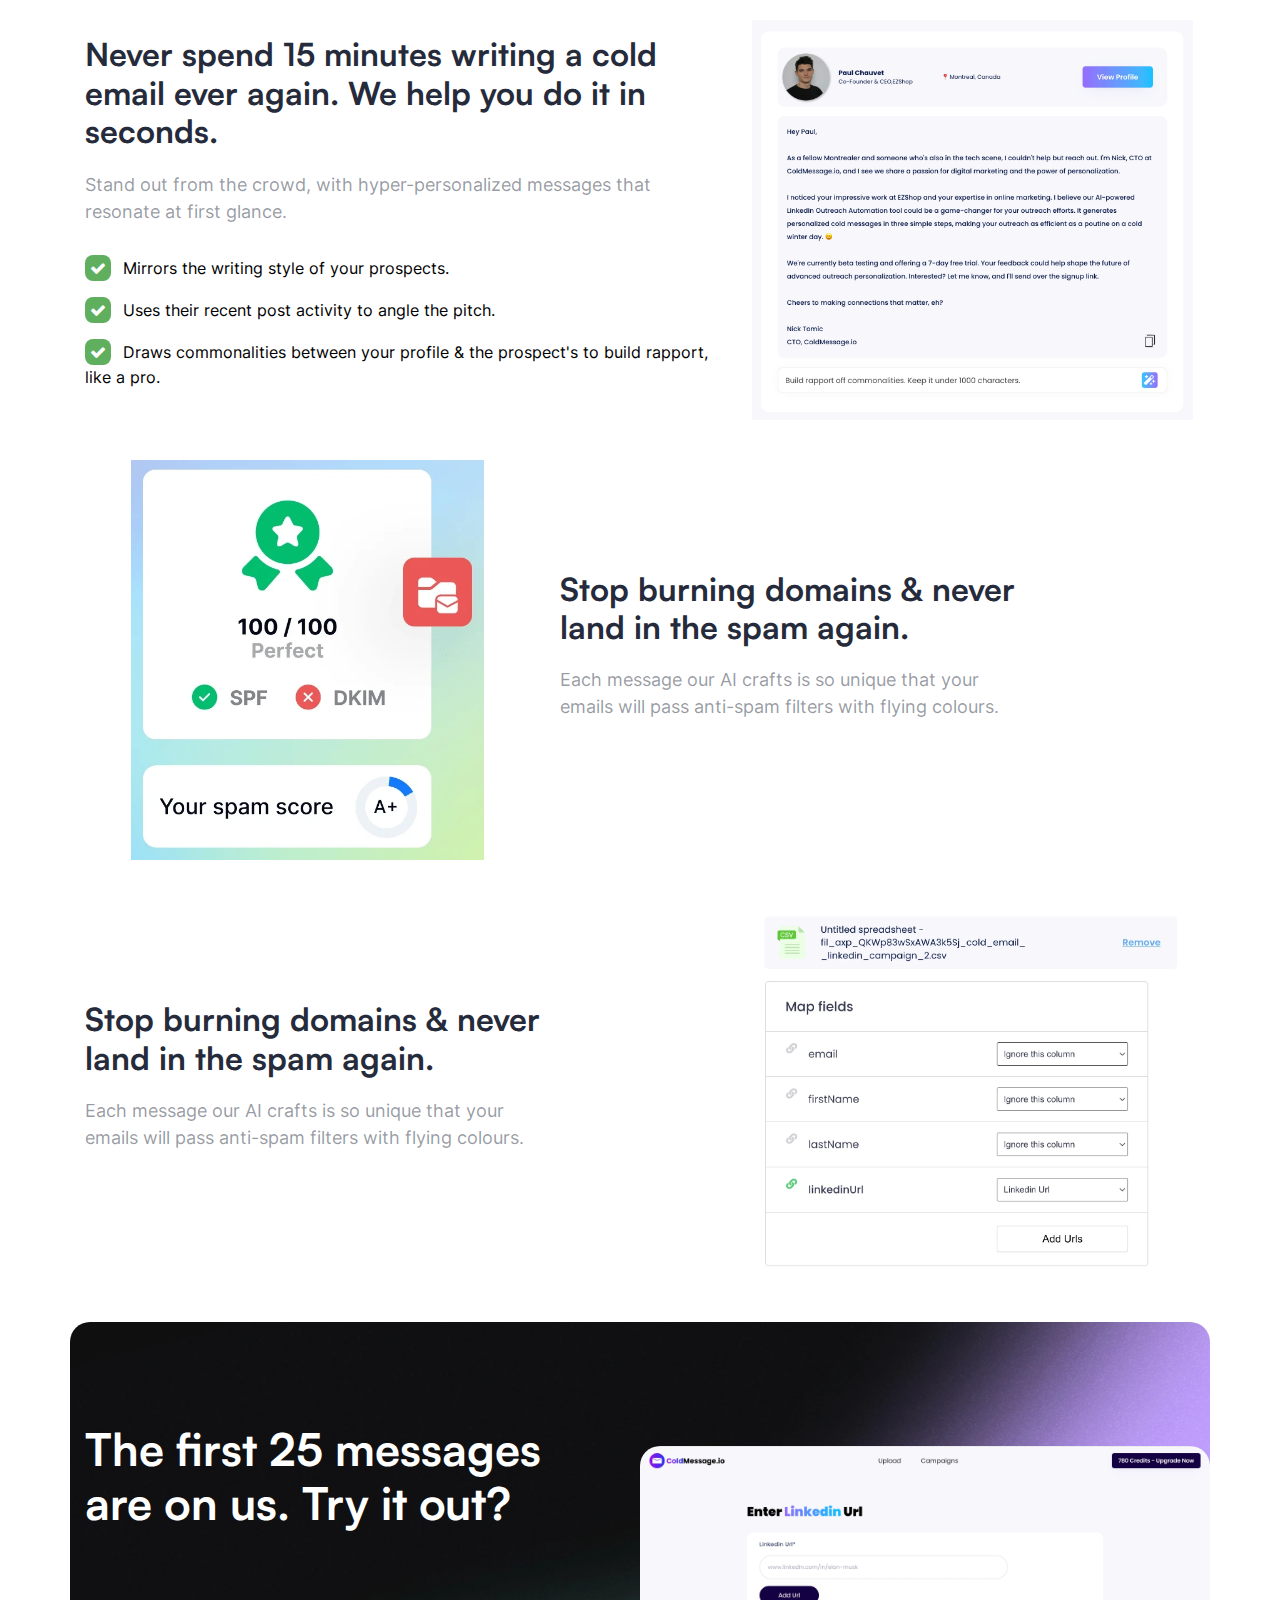
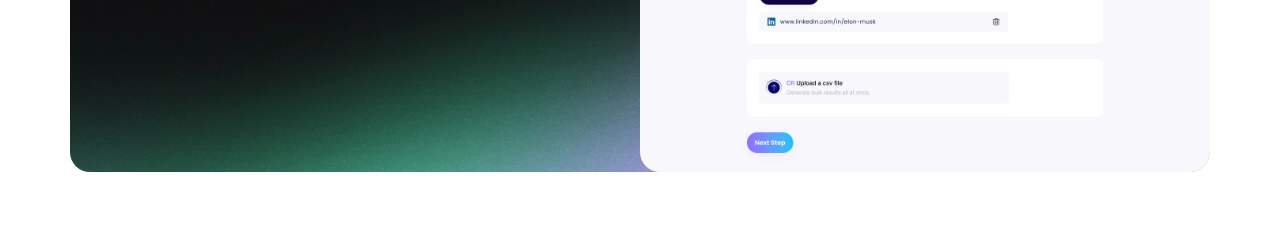
<file: index.html>
<!DOCTYPE html>
<html lang="en">

<head>
   <!-- Required meta tags -->
   <meta charset="utf-8" />
   <meta http-equiv="X-UA-Compatible" content="IE=edge" />
   <meta name="viewport" content="width=device-width, minimum-scale=1.0, maximum-scale=1.0, user-scalable=no" />
   <!-- Favicon -->
   <link rel="icon" href="assets/images/favicon.png" type="image/ico" sizes="16x16" />
   <!-- Font Awesome -->
   <link rel="stylesheet" href="https://cdnjs.cloudflare.com/ajax/libs/font-awesome/4.7.0/css/font-awesome.min.css" />
   <!-- Stylesheet -->
   <link rel="stylesheet" href="assets/css/bootstrap.min.css">
   <link type="text/css" rel="stylesheet" href="assets/css/style.css">
   <title></title>
</head>

<body>

   <main>
      <section>
         <div class="container">
            <div class="row align-items-center">
               
               

               <div class="col-12 col-md-7">
                     <h3 class="main-heading">Never spend 15 minutes writing a cold email ever again. We help you do it in seconds.</h3>
                     <p class="main-para">Stand out from the crowd, with hyper-personalized messages that resonate at first glance. </p>

                     <div>
                        <ul class="my-3">
                           <li class="mb-3">
                              <i class="fa fa-check"></i>
                              <span>Mirrors the writing style of your prospects.</span>
                           </li>
                           <li class="mb-3">
                              <i class="fa fa-check"></i>
                              <span>Uses their recent post activity to angle the pitch.</span>
                           </li>
                           <li class="mb-3">
                              <i class="fa fa-check"></i>
                              <span>Draws commonalities between your profile & the prospect's to build rapport, like a pro.</span>
                           </li>
                        </ul>
                     </div>
               </div>

               <div class="col-12 col-md-5 text-center">
                  <img class="side-img" src="assets/images/partner/cold_email.webp" alt="">
               </div>

            </div>
         </div>
      </section>
      <section>
         <div class="container">
            <div class="row align-items-center flex-wrap-reverse">
               
               <div class="col-12 col-md-5 text-center">
                  <img class="side-img" src="assets/images/partner/perfect.webp" alt="">
               </div>

               <div class="col-12 col-md-7">
                     <h3 class="main-heading">Stop burning domains & never <br class="d-none d-md-block"> land in the spam again.</h3>
                     <p class="main-para">Each message our AI crafts is so unique that your <br class="d-none d-md-block"> emails will pass anti-spam filters with flying colours.</p>
               </div>

            </div>
         </div>
      </section>
      <section>
         <div class="container">
            <div class="row align-items-center">
            

               <div class="col-12 col-md-7">
                     <h3 class="main-heading">Stop burning domains & never <br class="d-none d-md-block"> land in the spam again.</h3>
                     <p class="main-para">Each message our AI crafts is so unique that your <br class="d-none d-md-block"> emails will pass anti-spam filters with flying colours.</p>
               </div>
   
               <div class="col-12 col-md-5 text-center">
                  <img class="side-img" src="assets/images/partner/tools.webp" alt="">
               </div>

            </div>
         </div>
      </section>


      <section class="gradient-bg">
         <div class="container">
            <div class="row" style="background-image: url('assets/images/home/gradient-bg.webp');">
               <div class="col-lg-6">
                  <h2 class="main-heading">The first 25 messages <br> are on us. Try it out?</h2>
               </div>
               <div class="col-lg-6">
                  <img class="preview-img" src="assets/images/partner/preview.webp" alt="">
               </div>
            </div>
         </div>
      </section>
      <section>
         <div class="container">
            <div class="row">

            </div>
         </div>
      </section>


   </main>


      <!-- JavaScript -->
      <script src="assets/js/jquery-3.5.1.js"></script>
      <script src="assets/js/popper.min.js"></script>
      <script src="assets/js/bootstrap.min.js"></script>
     
      <script>
         $(document).ready(function(){
            $('#read-more').click(function(){
               if($(this).html()=='Read More'){
                  $('.more').slideDown();
                  $(this).html('Read Less');
               }
               else{
                  $('.more').slideUp();
                  $(this).html('Read More');
               }
            })
         })
      </script>
</body>

</html>
</file>
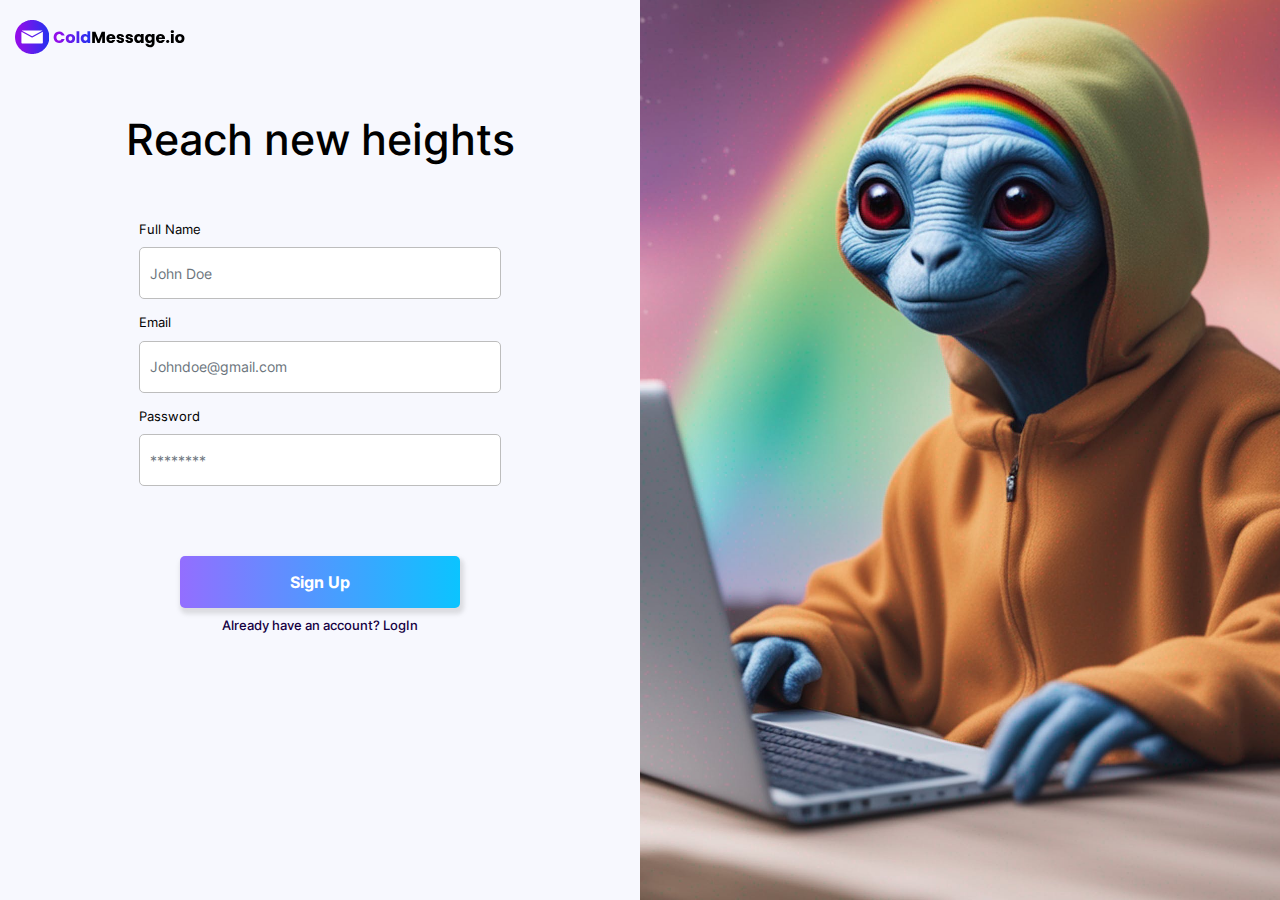
<file: signUp.html>
<!DOCTYPE html>
<html lang="en">

<head>
  <!-- Required meta tags -->
  <meta charset="utf-8" />
  <meta http-equiv="X-UA-Compatible" content="IE=edge" />
  <meta name="viewport" content="width=device-width, minimum-scale=1.0, maximum-scale=1.0, user-scalable=no" />
  <!-- Favicon -->
  <link rel="icon" href="assets/images/favicon.png" type="image/ico" sizes="16x16" />
  <!-- Font Awesome -->
  <link rel="stylesheet" href="https://cdnjs.cloudflare.com/ajax/libs/font-awesome/4.7.0/css/font-awesome.min.css" />
  <!-- Stylesheet -->
  <link rel="stylesheet" href="assets/css/bootstrap.min.css">
  <link type="text/css" rel="stylesheet" href="assets/css/style.css">
  <link type="text/css" rel="stylesheet" href="assets/css/register.css">
  <title>SignUp</title>
</head>

<body>
  <main>
    <section class="register">
      <div class="container-fluid">
        <div class="row">
          <div class="col-md-6">
            <img src="assets/images/registration/logo.svg" class="img-fluid logo" alt="not-show">

            <h3 class="text-center mb-5">Reach new heights</h3>
            <form>
              <div>
                <label for="name">Full Name</label>
                <input type="text" class="form-control" id="name" placeholder="John Doe">
              </div>
              <div>
                <label for="email">Email</label>
                <input type="email" class="form-control" id="email" placeholder="Johndoe@gmail.com">
              </div>
              <div>
                <label for="password">Password</label>
                <input type="password" class="form-control" id="password" placeholder="********">

              </div>

              <div class="text-center">
                <button type="submit" class="btn btn-primary submit">Sign Up</button>
                <p class="mt-1"><a class=" account" href="logIn.html"> Already have an account? LogIn</a></p>
              </div>



            </form>
          </div>
          <div class="col-md-6 register-img d-md-block d-none">
          </div>
        </div>

      </div>
    </section>

  </main>



  <!-- JavaScript -->
  <script src="assets/js/jquery-3.5.1.js"></script>
  <script src="assets/js/popper.min.js"></script>
  <script src="assets/js/bootstrap.min.js"></script>

</body>

</html>
</file>
<file: assets/css/style.css>
@font-face {
    font-family: Inter-Regular;
    src: url(../fonts/Inter-Regular.ttf);
}
@font-face {
    font-family: Inter-Medium;
    src: url(../fonts/Inter-Medium.ttf);
}
@font-face {
    font-family: Inter-SemiBold;
    src: url(../fonts/Inter-SemiBold.ttf);
}
@font-face {
    font-family: Inter-Bold;
    src: url(../fonts/Inter-Bold.ttf);
}
@font-face {
    font-family: satoshi;
    src: url(../fonts/satoshi.otf);
}


html{
    scroll-behavior:smooth;
}
body {
    margin: 0;
    padding: 0;
    overflow-x: hidden;
    color: #000;
    font-size: 16px;
    font-family: Inter-Regular;
}
section{
    padding: 20px 0px;
}

ul {
    list-style: none;
    padding: 0;
    margin: 0;
}
img{
    max-width: 100%;
}

.form-control {
    background: rgba(255, 255, 255, 0.9);
    border: 1px solid rgba(8, 14, 20, 0.1);
    border-radius: 5px;
    height: 45px;
    color: #000;
    font-size: 14px;
}

.form-control:focus {
    box-shadow: none;
    outline: none;
    border: 1px solid #0D328D;
}

img {
    max-width: 100%;
}

.btn {
    padding: 8px 20px;
    border-radius: 5px;
    min-width: 160px;
}

.btn:focus {
    outline: none;
    box-shadow: none;
}

.btn-primary {
    background: #0D328D;
    border: 1px solid #0D328D;
    box-shadow: 2px 4px 4px 2px rgba(140, 140, 140, 0.25);
}

.btn-light {
    background: #FFFFFF;
    box-shadow: 3px 4px 4px 4px rgba(73, 73, 73, 0.25);
    color: #000;
}

.btn-light:hover {
    background: #0D328D;
    border: 1px solid #fff;
    color: #fff;
}

.text-primary {
    color: #0D328D !important;
}

.main-heading {
    font-family: "Satoshi";
    font-size: 32px;
    font-weight: 400;
    letter-spacing: 0px;
    line-height: 1.2em;
    color: #252b3b;
    margin-bottom: 20px;
}
.main-para {
    font-size: 18px;
    font-weight: lighter;
    color: rgba(37, 43, 59, 0.475);
    margin-bottom: 30px;
}

.side-img{
    max-height: 400px;
}

.fa-check{
    background: rgba(0, 128, 0, 0.626);
    color: white;
    padding: 5px;
    border-radius: 8px;
    margin-right: 7px;
}

/* gradient-bg  */
.gradient-bg .main-heading{
    margin-top: 100px;
    font-size: 45px;
    color: white;
}
.gradient-bg .row{
    min-height: 450px; border-radius: 20px; background-size: cover;
    overflow: hidden;
}
.gradient-bg .preview-img{
    position: absolute;
    bottom: 0px;
    right: 0px;
    border-radius: 20px;
}

/* header*/

/* Media Query */

@media only screen and (max-width: 1200px) {
    
}
@media only screen and (max-width: 992px) {
    .main-heading {
        font-size: 30px;
    }
    .main-para {
        font-size: 17px;
    }
}
@media only screen and (max-width: 768px) {
    .main-heading {
        font-size: 28px;
    }
    .main-para {
        font-size: 16px;
    }
}
@media only screen and (max-width: 576px) {
    .main-heading {
        font-size: 26px;
    }
}
</file>
<file: assets/css/register.css>
section.register {
    background-color: rgb(247, 248, 254);
    padding: 0px;
}

.register h3 {
    font-size: 43px;
    font-weight: 500;
    font-family: Inter-Medium;
}

.register .logo {
    width: 170px;
    margin-top: 20px;
    margin-bottom: 60px;

}

.register .register-img {
    background-image: url('../images/registration/signUp.jpeg');
    background-repeat: no-repeat;
    background-position: center center;
    background-size: cover;
    max-width: 100%;
    min-height: 100vh;
}

.register form {
    margin-top: 50px;
    padding: 0px 124px;
}

.register label {
    font-size: 13px;
    font-family: Inter-regular;

}

.register input {
    background-color: rgba(255, 255, 255, 1);
    border: 1px solid rgb(189, 189, 189);
    padding: 25px 10px;
    margin-bottom: 10px;
    font-family: Inter-Regular;
}

.register button.submit {
    border: none;
    background-image: -webkit-linear-gradient(left, rgb(147, 110, 255) 0%, rgb(11, 196, 255) 100%);
    padding: 14px 110px;
    margin-top: 60px;
    font-family: Inter-Bold;
}

.register a.account {
    font-size: 13px;
    font-weight: 500;
    text-decoration: none;
    color: rgba(21, 0, 66, 1);
    font-family: Inter-medium;
}

@media only screen and (max-width: 1200px) {
    .register h3 {
        font-size: 40px;
    }

    .register form {
        padding: 0px 80px;
    }


}

@media only screen and (max-width: 992px) {
    .register h3 {
        font-size: 35px;
    }

    .register form {
        padding: 0px 40px;
    }

}

@media only screen and (max-width: 768px) {
    .register form {
        padding: 0px 30px;
    }

}

@media only screen and (max-width: 576px) {
    .register h3 {
        font-size: 32px;
    }
    .register button.submit {
        width: 100%;
        padding: 12px 0px;
    }

}
</file>
